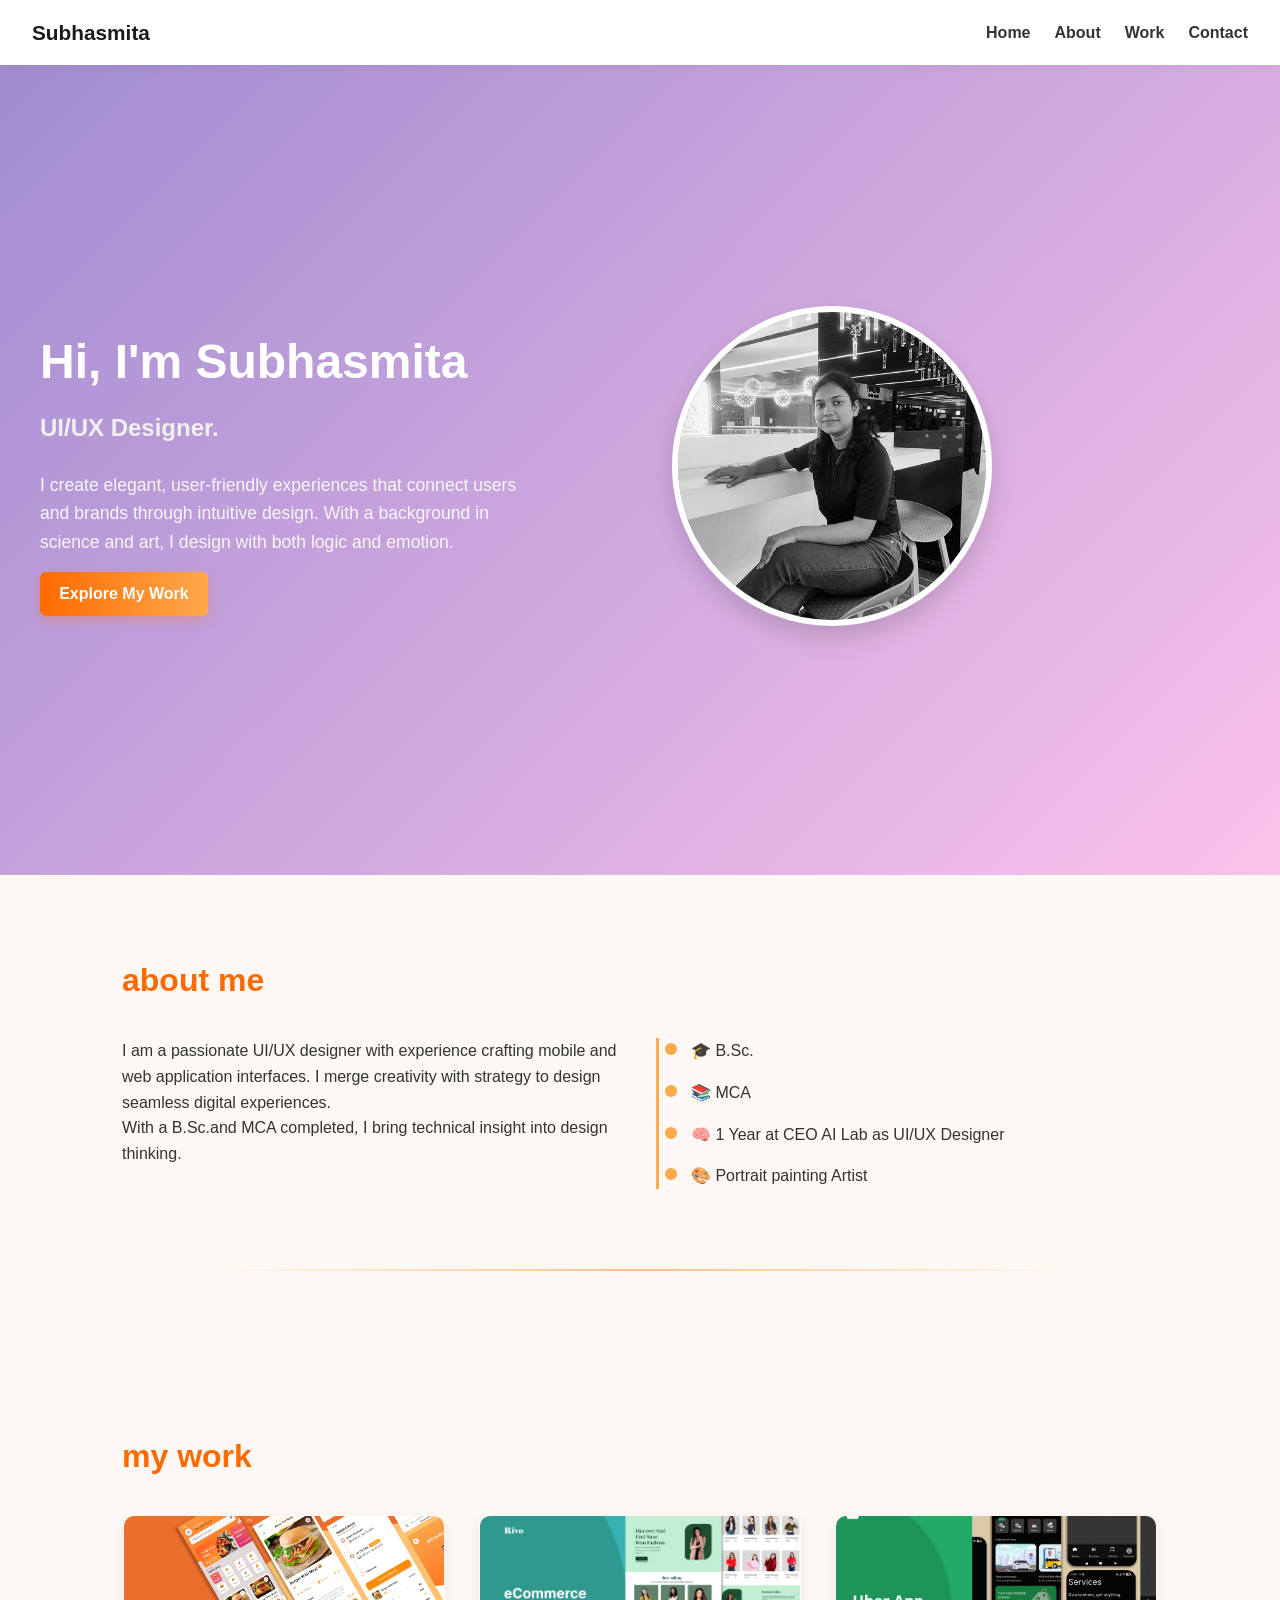
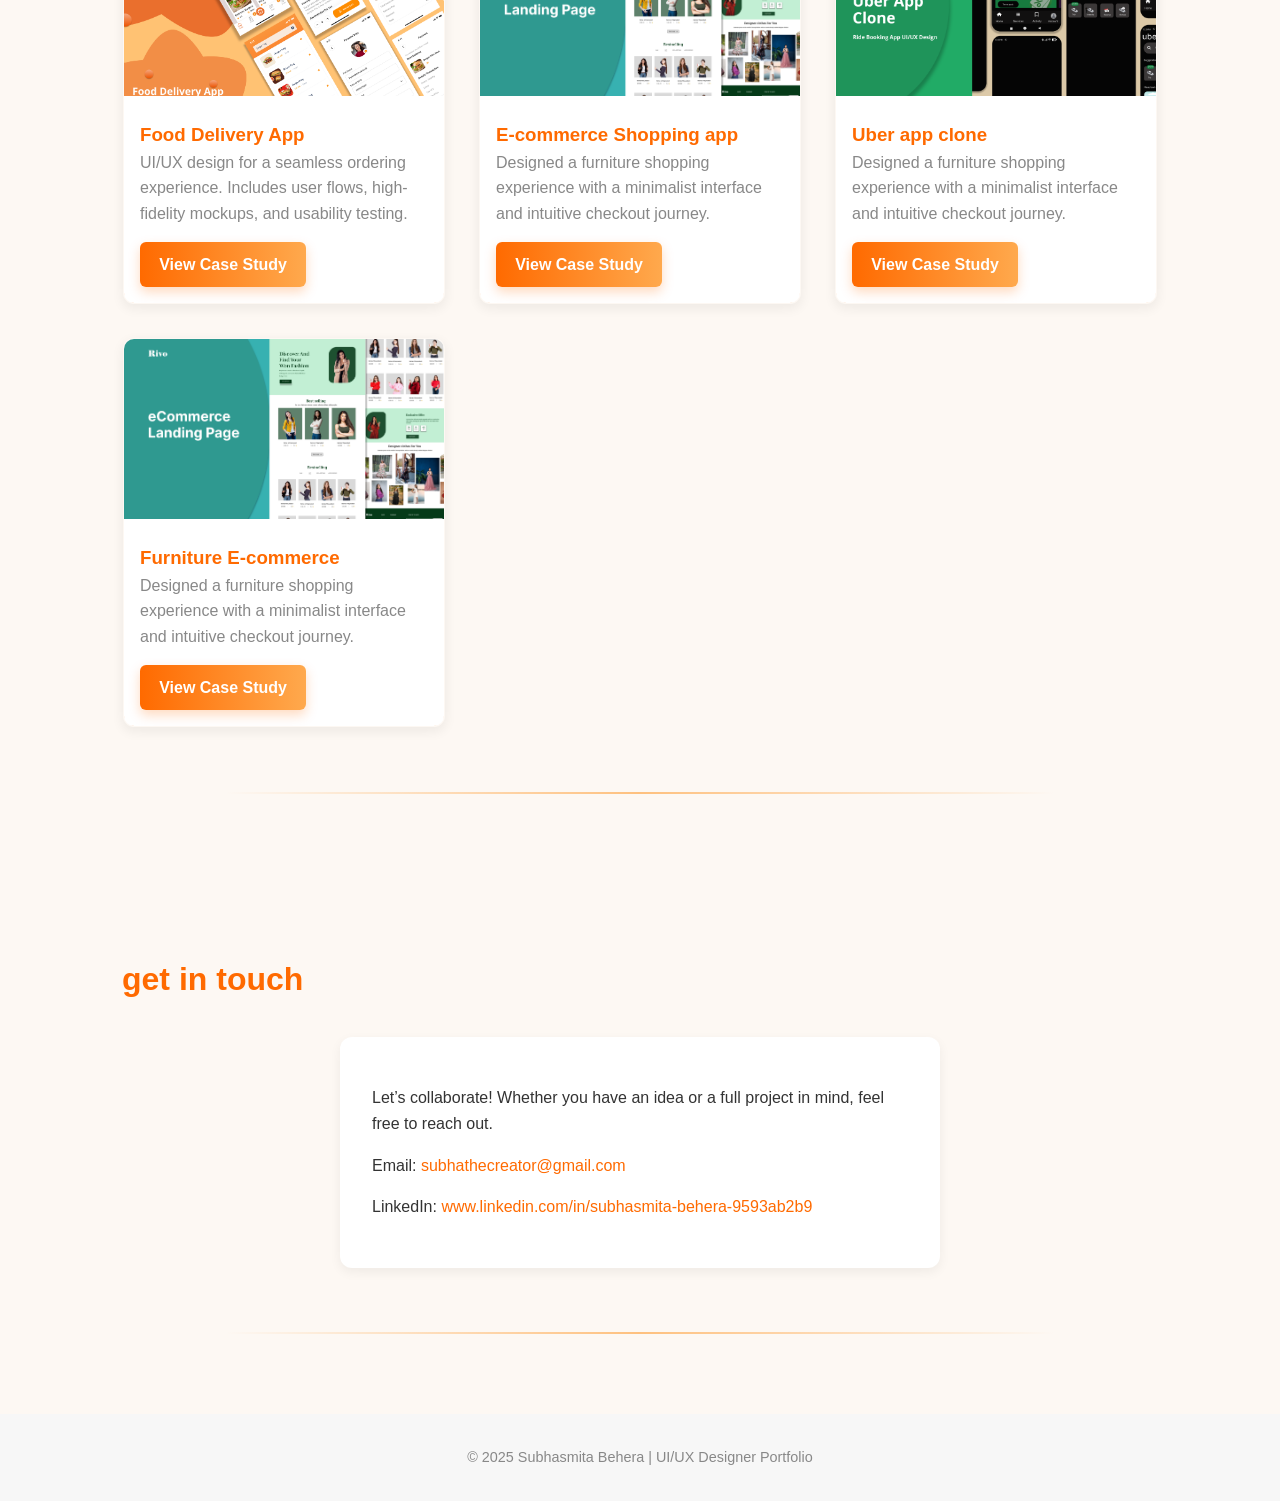
<file: index.html>
<!DOCTYPE html>
<html lang="en">
<head>
  <meta charset="UTF-8" />
  <meta name="viewport" content="width=device-width, initial-scale=1.0"/>
  <title>Subhasmita | UI/UX Designer</title>
  <link rel="stylesheet" href="css/styles.css" />
</head>
<body>
  <!-- 🌟 NAVBAR -->
  <nav class="navbar">
    <div class="logo">Subhasmita</div>
    <ul class="nav-links">
      <li><a href="#home">Home</a></li>
      <li><a href="#about">About</a></li>
      <li><a href="#work">Work</a></li>
      <li><a href="#contact">Contact</a></li>
    </ul>
  </nav>

  <!-- 🎯 HERO SECTION -->
  <section class="hero" id="home">
    <div class="hero-container">
      <div class="hero-left animate fade-in">
        <h1>Hi, I'm <span class="highlight">Subhasmita</span></h1>
        <h2 class="tagline">UI/UX Designer.</h2>
        <p>I create elegant, user-friendly experiences that connect users and brands through intuitive design. With a background in science and art, I design with both logic and emotion.</p>
        <a href="#work" class="btn">Explore My Work</a>
      </div>
      <div class="hero-right animate fade-in">
        <img src="assets/Profile.jpg" alt="Subhasmita Behera" />
      </div>
    </div>
  </section>

  <!-- 👩‍💻 ABOUT SECTION -->
  <section class="section" id="about">
    <h2 class="section-title">About Me</h2>
    <div class="about-grid">
      <div>
        <p>I am a passionate UI/UX designer with experience crafting mobile and web application interfaces. I merge creativity with strategy to design seamless digital experiences.</p>
        <p>With a B.Sc.and MCA completed, I bring technical insight into design thinking.</p>
      </div>
      <div>
        <ul class="timeline">
          <li>🎓 B.Sc.</li>
          <li>📚 MCA</li>
          <li>🧠 1 Year at CEO AI Lab as UI/UX Designer</li>
          <li>🎨 Portrait painting Artist </li>
        </ul>
      </div>
    </div>
    <div class="section-divider"></div>
  </section>

  <!-- 💼 WORK SECTION -->
  <section class="section" id="work">
    <h2 class="section-title">My Work</h2>
    <div class="project-grid">
      <div class="project-card">
        <div class="project-image">
          <img src="assets/food delivery app.png" alt="Project 1">
        </div>
        <div class="project-content">
          <h3>Food Delivery App</h3>
          <p>UI/UX design for a seamless ordering experience. Includes user flows, high-fidelity mockups, and usability testing.</p>
          <a href="food-delivery.html" class="btn">View Case Study</a>
        </div>
      </div>

      <div class="project-card">
        <div class="project-image">
          <img src="assets/e commerce app.png" alt="Project 2">
        </div>
        <div class="project-content">
          <h3>E-commerce Shopping app</h3>
          <p>Designed a furniture shopping experience with a minimalist interface and intuitive checkout journey.</p>
          <a href="uber-clone.html" class="btn">View Case Study</a>
        </div>
      </div>

      <div class="project-card">
        <div class="project-image">
          <img src="assets/uber app clone.png" alt="Project 2">
        </div>
        <div class="project-content">
          <h3>Uber app clone</h3>
          <p>Designed a furniture shopping experience with a minimalist interface and intuitive checkout journey.</p>
          <a href="uber-clone.html" class="btn">View Case Study</a>
        </div>
      </div>

      <div class="project-card">
        <div class="project-image">
          <img src="assets/e commerce app.png" alt="Project 2">
        </div>
        <div class="project-content">
          <h3>Furniture E-commerce</h3>
          <p>Designed a furniture shopping experience with a minimalist interface and intuitive checkout journey.</p>
          <a href="uber-clone.html" class="btn">View Case Study</a>
        </div>
      </div>
      
    </div>
    <div class="section-divider"></div>
  </section>

  <!-- 📞 CONTACT SECTION -->
  <section class="section" id="contact">
    <h2 class="section-title">Get in Touch</h2>
    <div class="contact-content">
      <p>Let’s collaborate! Whether you have an idea or a full project in mind, feel free to reach out.</p>
      <p>Email: <a href="mailto:subhathecreator@gmail.com">subhathecreator@gmail.com</a></p>
      <p>LinkedIn: <a href="https://www.linkedin.com/in/subhasmita-behera-9593ab2b9">www.linkedin.com/in/subhasmita-behera-9593ab2b9</a></p>
    </div>
    <div class="section-divider"></div>
  </section>

  <!-- 🧾 FOOTER -->
  <footer>
    <p>© 2025 Subhasmita Behera | UI/UX Designer Portfolio</p>
  </footer>
   <script src="scripts.js"></script>
</body>
</html>
</file>
<file: css/styles.css>
/* === VARIABLES === */
:root {
  --primary: #1a1a1a;
  --secondary: #fdf8f3;
  --accent: #ff6a00;
  --accent-light: #ffa94d;
  --text: #333;
  --gray: #888;
  --white: #fff;
  --font: 'Manrope', sans-serif;
  --radius: 12px;
  --transition: 0.3s ease;
}

/* === RESET === */
* {
  margin: 0;
  padding: 0;
  box-sizing: border-box;
}
html {
  scroll-behavior: smooth;
}
body {
  font-family: var(--font);
  color: var(--text);
  background: var(--secondary);
  line-height: 1.6;
}

/* === NAVBAR === */
.navbar {
  display: flex;
  justify-content: space-between;
  align-items: center;
  padding: 1rem 2rem;
  position: sticky;
  top: 0;
  background: var(--white);
  box-shadow: 0 2px 10px rgba(0,0,0,0.05);
  z-index: 999;
}
.logo {
  font-weight: 800;
  font-size: 1.3rem;
  color: var(--primary);
}
.nav-links {
  display: flex;
  gap: 1.5rem;
  list-style: none;
}
.nav-links a {
  text-decoration: none;
  color: var(--text);
  font-weight: 600;
  position: relative;
}
.nav-links a::after {
  content: '';
  position: absolute;
  height: 2px;
  width: 0;
  bottom: -5px;
  left: 0;
  background: var(--accent-light);
  transition: width 0.3s ease;
}
.nav-links a:hover::after {
  width: 100%;
}

/* === HERO SECTION === */
.hero {
  background: linear-gradient(135deg, #a18cd1 0%, #fbc2eb 100%);
  padding: 6rem 2rem;
  min-height: 90vh;
  display: flex;
  align-items: center;
  justify-content: center;
  color: var(--white);
}
.hero-container {
  display: grid;
  grid-template-columns: 1fr 1fr;
  gap: 4rem;
  max-width: 1200px;
  width: 100%;
  align-items: center;
}
.hero-left h1 {
  font-size: 3rem;
  font-weight: 800;
  margin-bottom: 0.5rem;
  color: #fff;
}
.hero-left .tagline {
  font-size: 1.5rem;
  color: #f0f0f0;
  margin-bottom: 1.5rem;
}
.hero-left p {
  font-size: 1.1rem;
  color: #f7f7f7;
  max-width: 500px;
  line-height: 1.6;
}
.hero-right img {
  width: 320px;
  height: 320px;
  border-radius: 50%;
  object-fit: cover;
  border: 6px solid #fff;
  box-shadow: 0 12px 24px rgba(0,0,0,0.15);
  transition: transform 0.4s ease;
}
.hero-right img:hover {
  transform: scale(1.03);
}

/* === SECTION BASE === */
.section {
  padding: 5rem 2rem;
  max-width: 1100px;
  margin: auto;
}
.section-title {
  font-size: 2rem;
  margin-bottom: 2rem;
  color: var(--accent);
  text-transform: lowercase;
}
.section-divider {
  height: 2px;
  width: 80%;
  margin: 4rem auto 0;
  background: linear-gradient(to right, transparent, var(--accent-light), transparent);
  opacity: 0.7;
  border-radius: 4px;
}

/* === ABOUT SECTION === */
.about-grid {
  display: flex;
  flex-wrap: wrap;
  gap: 2rem;
}
.about-grid > div {
  flex: 1 1 300px;
}
.timeline {
  list-style: none;
  padding-left: 1rem;
  border-left: 3px solid var(--accent-light);
}
.timeline li {
  margin-bottom: 1rem;
  position: relative;
  padding-left: 1rem;
}
.timeline li::before {
  content: '';
  position: absolute;
  left: -10px;
  top: 5px;
  width: 12px;
  height: 12px;
  background: var(--accent-light);
  border-radius: 50%;
}

/* === WORK / PROJECT SECTION === */
.project-grid {
  display: grid;
  grid-template-columns: repeat(auto-fit, minmax(280px, 1fr));
  gap: 2rem;
}
.project-card {
  position: relative;
  background: var(--white);
  border-radius: var(--radius);
  box-shadow: 0 4px 12px rgba(0,0,0,0.06);
  overflow: hidden;
  transition: all 0.4s ease;
  border: 2px solid transparent;
  background-clip: padding-box;
}
.project-card::before {
  content: '';
  position: absolute;
  inset: 0;
  z-index: -1;
  border-radius: var(--radius);
  padding: 2px;
  background: linear-gradient(45deg, #ff6a00, #ffa94d);
  -webkit-mask: linear-gradient(#fff 0 0) content-box, linear-gradient(#fff 0 0);
  -webkit-mask-composite: xor;
  mask-composite: exclude;
}
.project-card:hover {
  transform: translateY(-5px) scale(1.01);
  box-shadow: 0 10px 20px rgba(255,106,0,0.15);
}
.project-image img {
  width: 100%;
  height: 180px;
  object-fit: cover;
}
.project-content {
  padding: 1rem;
}
.project-content h3 {
  margin-top: 0;
  color: var(--accent);
}
.project-content p {
  color: var(--gray);
}
.btn {
  display: inline-block;
  margin-top: 1rem;
  padding: 0.6rem 1.2rem;
  background: linear-gradient(to right, #ff6a00, #ffa94d);
  color: white;
  text-decoration: none;
  border-radius: 6px;
  font-weight: 600;
  transition: all 0.3s ease;
  box-shadow: 0 5px 12px rgba(255, 106, 0, 0.25);
}
.btn:hover {
  transform: translateY(-3px);
  box-shadow: 0 8px 20px rgba(255, 106, 0, 0.35);
}

/* === CONTACT SECTION === */
.contact-content {
  background: var(--white);
  padding: 2rem;
  border-radius: var(--radius);
  box-shadow: 0 4px 12px rgba(0,0,0,0.06);
  max-width: 600px;
  margin: auto;
}
.contact-content p {
  margin: 1rem 0;
}
.contact-content a {
  color: var(--accent);
  text-decoration: none;
}

/* === FOOTER === */
footer {
  background: #f7f7f7;
  padding: 2rem;
  text-align: center;
  font-size: 0.9rem;
  color: var(--gray);
}

/* === ANIMATIONS === */
.animate.fade-in {
  opacity: 0;
  transform: translateY(40px);
  transition: all 0.8s ease;
}
.animate.visible {
  opacity: 1;
  transform: translateY(0);
}

/* === RESPONSIVE === */
@media (max-width: 768px) {
  .hero-container {
    grid-template-columns: 1fr;
    text-align: center;
  }
  .hero-right {
    margin-top: 2rem;
  }
  .nav-links {
    flex-direction: column;
    gap: 1rem;
  }
}


/* === CASE STUDY HERO === */
.case-hero {
  background: linear-gradient(135deg, #ff9a8b 0%, #fad0c4 100%);
  padding: 6rem 2rem;
  text-align: center;
  color: #fff;
}
.case-hero h1 {
  font-size: 3rem;
  font-weight: 700;
}
.case-hero .tagline {
  font-size: 1.3rem;
  color: #fdfdfd;
  margin-top: 0.5rem;
}
</file>
